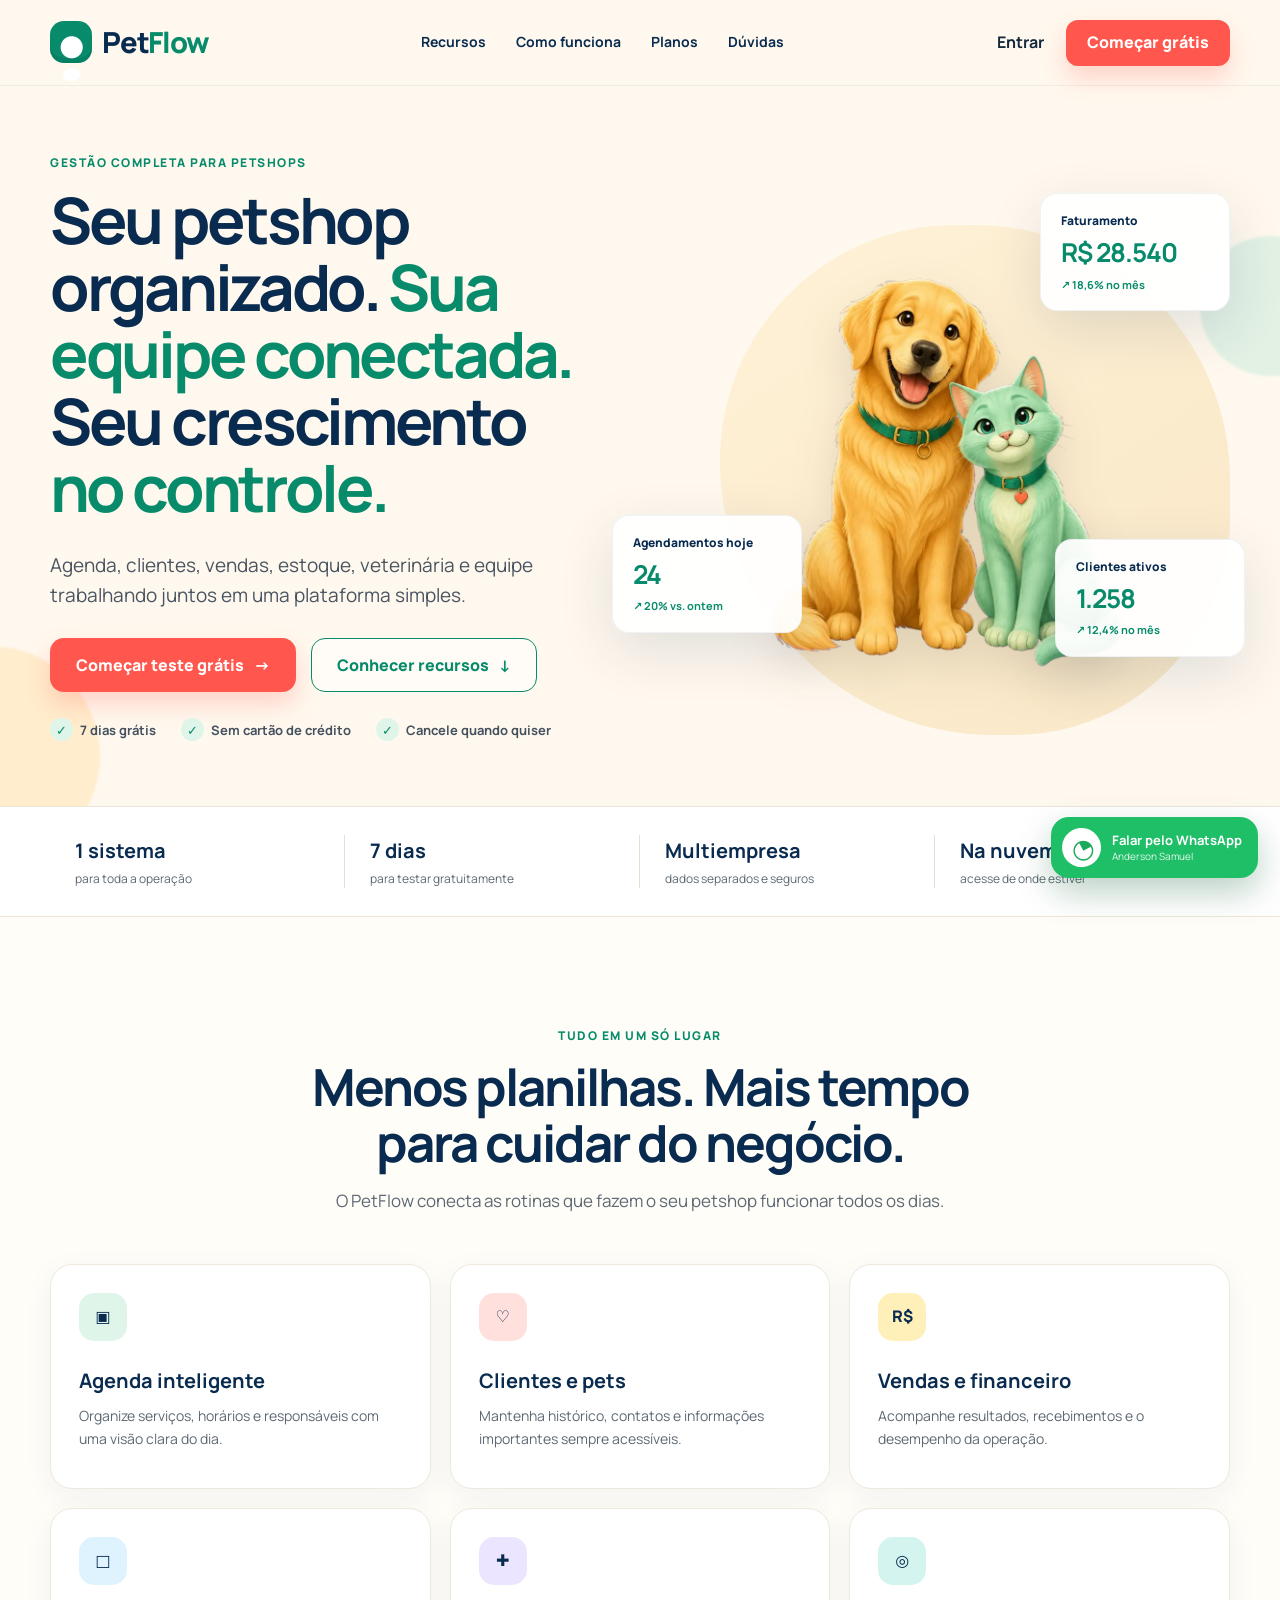
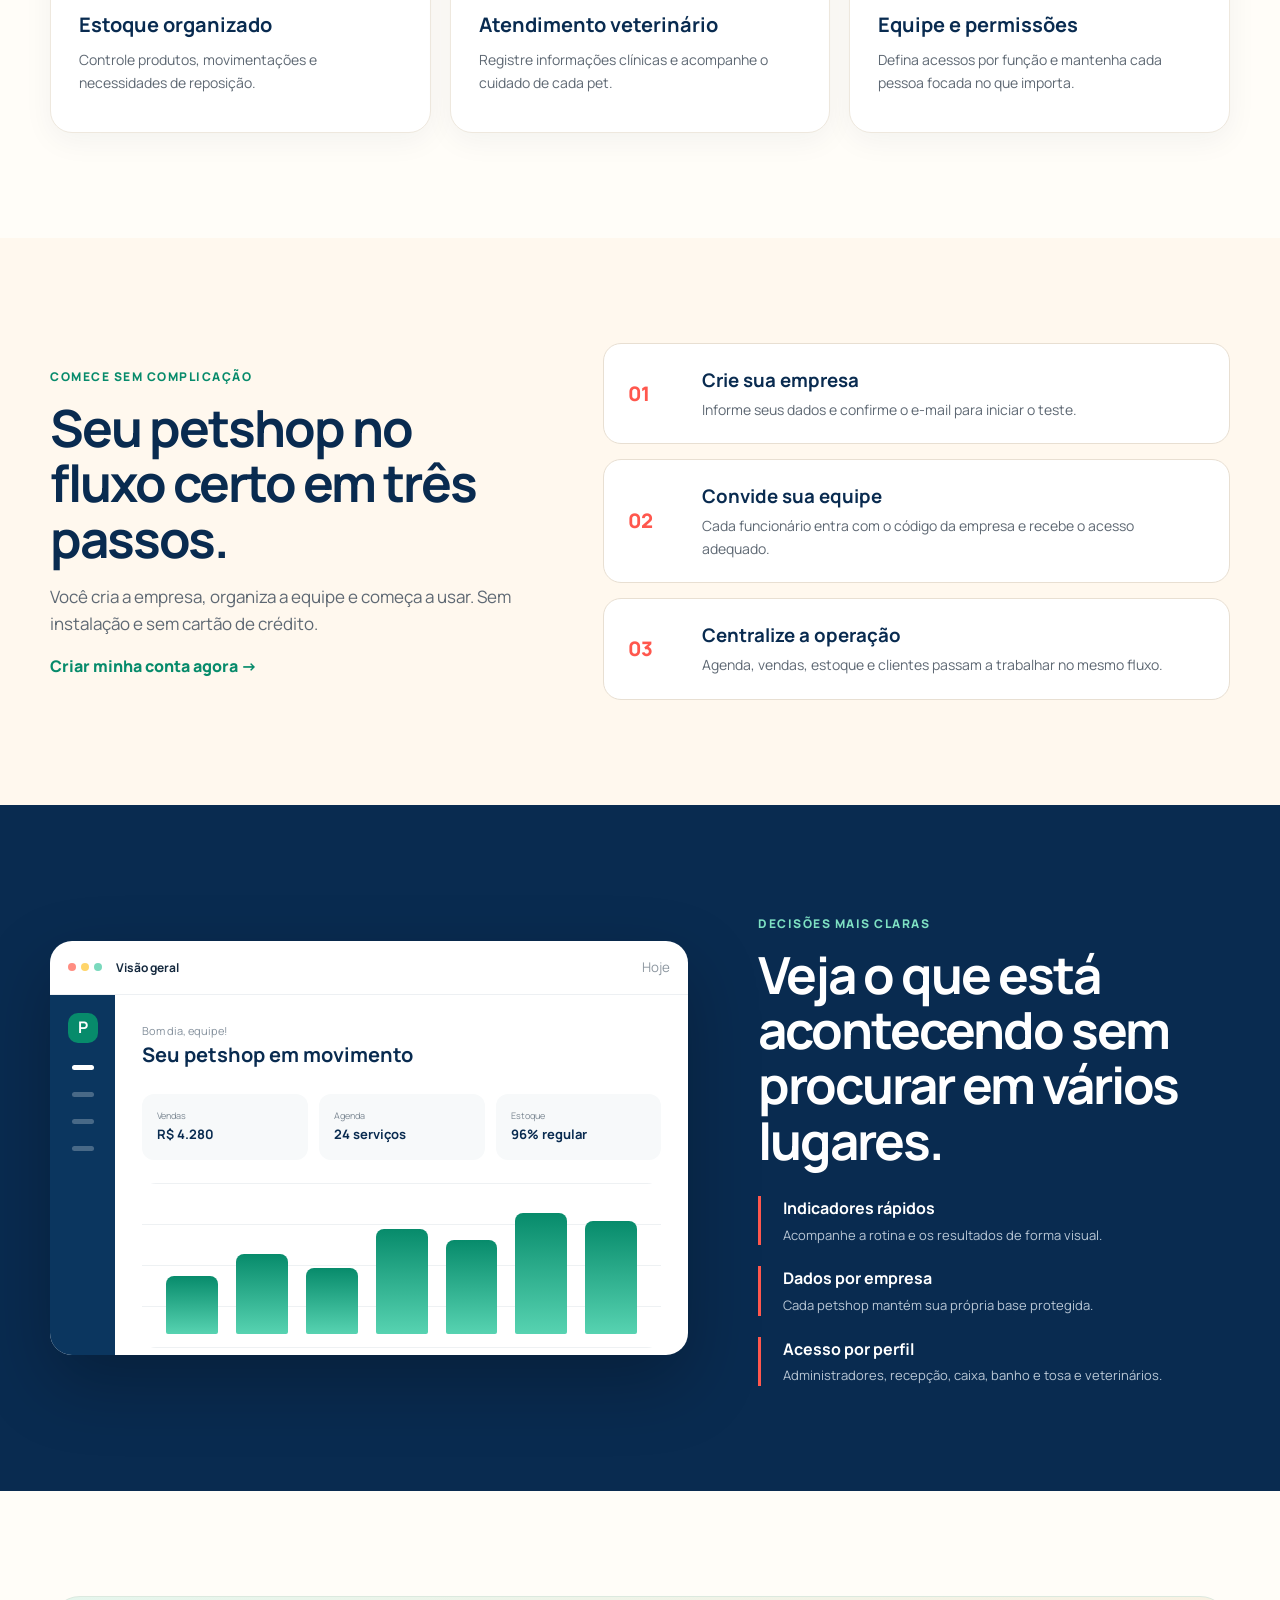
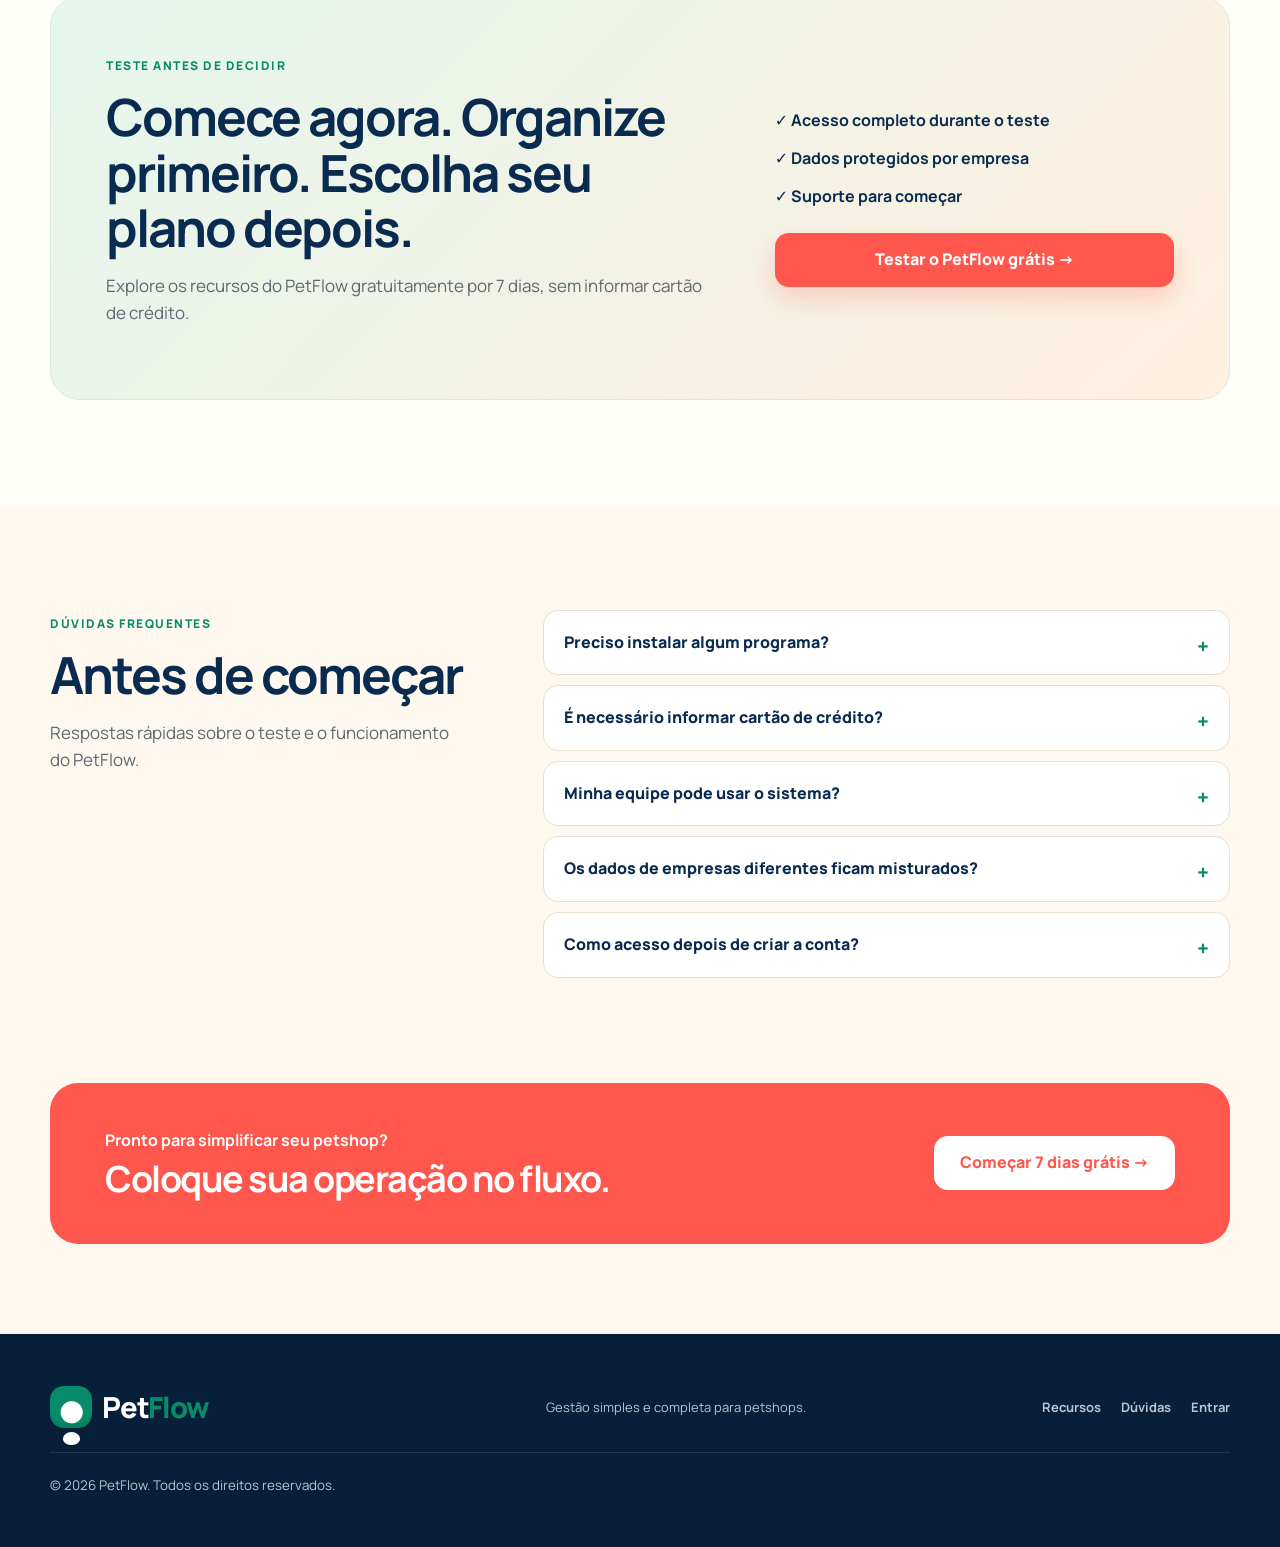
<file: index.html>
<!doctype html>
<html lang="pt-BR">
<head>
  <meta charset="UTF-8">
  <meta name="viewport" content="width=device-width, initial-scale=1.0">
  <meta name="description" content="PetFlow reúne agenda, clientes, vendas, estoque, veterinária e equipe em uma plataforma simples para petshops. Teste grátis por 7 dias.">
  <meta name="theme-color" content="#fff8ee">
  <title>PetFlow — Gestão completa para petshops</title>
  <link rel="preconnect" href="https://fonts.googleapis.com">
  <link rel="preconnect" href="https://fonts.gstatic.com" crossorigin>
  <link href="https://fonts.googleapis.com/css2?family=Manrope:wght@400;500;600;700;800&display=swap" rel="stylesheet">
  <link rel="stylesheet" href="/landing.css?v=20260721-whatsapp">
  <script defer src="/landing.js?v=20260721"></script>
</head>
<body>
  <a class="skip-link" href="#conteudo">Ir para o conteúdo</a>
  <header class="site-header">
    <div class="container nav-wrap">
      <a class="brand" href="/" aria-label="PetFlow, página inicial">
        <span class="brand-mark" aria-hidden="true">●</span>
        <span>Pet<span>Flow</span></span>
      </a>
      <button class="menu-toggle" type="button" aria-expanded="false" aria-controls="main-nav" aria-label="Abrir menu">☰</button>
      <nav id="main-nav" class="main-nav" aria-label="Navegação principal">
        <a href="#recursos">Recursos</a>
        <a href="#como-funciona">Como funciona</a>
        <a href="#planos">Planos</a>
        <a href="#duvidas">Dúvidas</a>
      </nav>
      <div class="nav-actions">
        <a class="login-link" href="/app/">Entrar</a>
        <a class="button button-coral button-small" href="/app/?cadastro=1">Começar grátis</a>
      </div>
    </div>
  </header>

  <main id="conteudo">
    <section class="hero">
      <div class="hero-blob blob-one" aria-hidden="true"></div>
      <div class="hero-blob blob-two" aria-hidden="true"></div>
      <div class="container hero-grid">
        <div class="hero-copy">
          <span class="eyebrow">GESTÃO COMPLETA PARA PETSHOPS</span>
          <h1>Seu petshop organizado. <em>Sua equipe conectada.</em> Seu crescimento <em>no controle.</em></h1>
          <p>Agenda, clientes, vendas, estoque, veterinária e equipe trabalhando juntos em uma plataforma simples.</p>
          <div class="hero-actions">
            <a class="button button-coral" href="/app/?cadastro=1">Começar teste grátis <span aria-hidden="true">→</span></a>
            <a class="button button-outline" href="#recursos">Conhecer recursos <span aria-hidden="true">↓</span></a>
          </div>
          <div class="trust-row" aria-label="Condições do teste">
            <span><b aria-hidden="true">✓</b> 7 dias grátis</span>
            <span><b aria-hidden="true">✓</b> Sem cartão de crédito</span>
            <span><b aria-hidden="true">✓</b> Cancele quando quiser</span>
          </div>
        </div>
        <div class="hero-visual" aria-label="Indicadores ilustrativos do PetFlow">
          <div class="visual-orbit" aria-hidden="true"></div>
          <img class="hero-pets" src="[data-uri]" alt="Cachorro e gato ilustrando a gestão amigável do PetFlow">
          <article class="metric metric-revenue">
            <span>Faturamento</span><strong>R$ 28.540</strong><small>↗ 18,6% no mês</small>
          </article>
          <article class="metric metric-bookings">
            <span>Agendamentos hoje</span><strong>24</strong><small>↗ 20% vs. ontem</small>
          </article>
          <article class="metric metric-clients">
            <span>Clientes ativos</span><strong>1.258</strong><small>↗ 12,4% no mês</small>
          </article>
        </div>
      </div>
    </section>

    <section class="proof-strip" aria-label="Visão geral">
      <div class="container proof-grid">
        <div><strong>1 sistema</strong><span>para toda a operação</span></div>
        <div><strong>7 dias</strong><span>para testar gratuitamente</span></div>
        <div><strong>Multiempresa</strong><span>dados separados e seguros</span></div>
        <div><strong>Na nuvem</strong><span>acesse de onde estiver</span></div>
      </div>
    </section>

    <section id="recursos" class="section features">
      <div class="container">
        <div class="section-heading">
          <span class="eyebrow">TUDO EM UM SÓ LUGAR</span>
          <h2>Menos planilhas. Mais tempo para cuidar do negócio.</h2>
          <p>O PetFlow conecta as rotinas que fazem o seu petshop funcionar todos os dias.</p>
        </div>
        <div class="feature-grid">
          <article class="feature-card accent-green"><span class="feature-icon">▣</span><h3>Agenda inteligente</h3><p>Organize serviços, horários e responsáveis com uma visão clara do dia.</p></article>
          <article class="feature-card accent-coral"><span class="feature-icon">♡</span><h3>Clientes e pets</h3><p>Mantenha histórico, contatos e informações importantes sempre acessíveis.</p></article>
          <article class="feature-card accent-yellow"><span class="feature-icon">R$</span><h3>Vendas e financeiro</h3><p>Acompanhe resultados, recebimentos e o desempenho da operação.</p></article>
          <article class="feature-card accent-blue"><span class="feature-icon">□</span><h3>Estoque organizado</h3><p>Controle produtos, movimentações e necessidades de reposição.</p></article>
          <article class="feature-card accent-purple"><span class="feature-icon">✚</span><h3>Atendimento veterinário</h3><p>Registre informações clínicas e acompanhe o cuidado de cada pet.</p></article>
          <article class="feature-card accent-mint"><span class="feature-icon">◎</span><h3>Equipe e permissões</h3><p>Defina acessos por função e mantenha cada pessoa focada no que importa.</p></article>
        </div>
      </div>
    </section>

    <section id="como-funciona" class="section how">
      <div class="container how-grid">
        <div class="how-copy">
          <span class="eyebrow">COMECE SEM COMPLICAÇÃO</span>
          <h2>Seu petshop no fluxo certo em três passos.</h2>
          <p>Você cria a empresa, organiza a equipe e começa a usar. Sem instalação e sem cartão de crédito.</p>
          <a class="text-link" href="/app/?cadastro=1">Criar minha conta agora →</a>
        </div>
        <ol class="steps">
          <li><span>01</span><div><h3>Crie sua empresa</h3><p>Informe seus dados e confirme o e-mail para iniciar o teste.</p></div></li>
          <li><span>02</span><div><h3>Convide sua equipe</h3><p>Cada funcionário entra com o código da empresa e recebe o acesso adequado.</p></div></li>
          <li><span>03</span><div><h3>Centralize a operação</h3><p>Agenda, vendas, estoque e clientes passam a trabalhar no mesmo fluxo.</p></div></li>
        </ol>
      </div>
    </section>

    <section class="section dashboard-section">
      <div class="container dashboard-grid">
        <div class="dashboard-card">
          <div class="dash-top"><span><i></i><i></i><i></i></span><b>Visão geral</b><small>Hoje</small></div>
          <div class="dash-body">
            <aside><b>P</b><span class="active"></span><span></span><span></span><span></span></aside>
            <div class="dash-content">
              <div class="dash-welcome"><span>Bom dia, equipe!</span><strong>Seu petshop em movimento</strong></div>
              <div class="dash-kpis"><div><small>Vendas</small><b>R$ 4.280</b></div><div><small>Agenda</small><b>24 serviços</b></div><div><small>Estoque</small><b>96% regular</b></div></div>
              <div class="dash-chart"><span style="height:42%"></span><span style="height:58%"></span><span style="height:48%"></span><span style="height:76%"></span><span style="height:68%"></span><span style="height:88%"></span><span style="height:82%"></span></div>
            </div>
          </div>
        </div>
        <div class="dashboard-copy">
          <span class="eyebrow">DECISÕES MAIS CLARAS</span>
          <h2>Veja o que está acontecendo sem procurar em vários lugares.</h2>
          <ul>
            <li><b>Indicadores rápidos</b><span>Acompanhe a rotina e os resultados de forma visual.</span></li>
            <li><b>Dados por empresa</b><span>Cada petshop mantém sua própria base protegida.</span></li>
            <li><b>Acesso por perfil</b><span>Administradores, recepção, caixa, banho e tosa e veterinários.</span></li>
          </ul>
        </div>
      </div>
    </section>

    <section id="planos" class="section plans">
      <div class="container plan-card">
        <div>
          <span class="eyebrow">TESTE ANTES DE DECIDIR</span>
          <h2>Comece agora. Organize primeiro. Escolha seu plano depois.</h2>
          <p>Explore os recursos do PetFlow gratuitamente por 7 dias, sem informar cartão de crédito.</p>
        </div>
        <div class="plan-benefits">
          <span>✓ Acesso completo durante o teste</span>
          <span>✓ Dados protegidos por empresa</span>
          <span>✓ Suporte para começar</span>
          <a class="button button-coral" href="/app/?cadastro=1">Testar o PetFlow grátis →</a>
        </div>
      </div>
    </section>

    <section id="duvidas" class="section faq">
      <div class="container faq-grid">
        <div><span class="eyebrow">DÚVIDAS FREQUENTES</span><h2>Antes de começar</h2><p>Respostas rápidas sobre o teste e o funcionamento do PetFlow.</p></div>
        <div class="accordion">
          <details><summary>Preciso instalar algum programa?</summary><p>Não. O PetFlow funciona na nuvem e pode ser acessado pelo navegador.</p></details>
          <details><summary>É necessário informar cartão de crédito?</summary><p>Não. Você pode testar por 7 dias sem cadastrar cartão.</p></details>
          <details><summary>Minha equipe pode usar o sistema?</summary><p>Sim. Os funcionários entram com o código da empresa e o administrador define suas permissões.</p></details>
          <details><summary>Os dados de empresas diferentes ficam misturados?</summary><p>Não. Cada empresa possui sua própria base e seus próprios acessos.</p></details>
          <details><summary>Como acesso depois de criar a conta?</summary><p>Confirme o e-mail recebido e use o botão Entrar no topo desta página.</p></details>
        </div>
      </div>
    </section>

    <section class="final-cta">
      <div class="container final-card">
        <div><span>Pronto para simplificar seu petshop?</span><h2>Coloque sua operação no fluxo.</h2></div>
        <a class="button button-light" href="/app/?cadastro=1">Começar 7 dias grátis →</a>
      </div>
    </section>
  </main>

  <a class="whatsapp-float" href="https://wa.me/5534999949099?text=Ol%C3%A1%2C%20Anderson%20Samuel%21%20Gostaria%20de%20saber%20mais%20sobre%20o%20PetFlow." target="_blank" rel="noopener noreferrer" aria-label="Falar com Anderson Samuel pelo WhatsApp">
    <span class="whatsapp-icon" aria-hidden="true">◔</span>
    <span><b>Falar pelo WhatsApp</b><small>Anderson Samuel</small></span>
  </a>

  <footer>
    <div class="container footer-grid">
      <a class="brand brand-footer" href="/"><span class="brand-mark">●</span><span>Pet<span>Flow</span></span></a>
      <p>Gestão simples e completa para petshops.</p>
      <div><a href="#recursos">Recursos</a><a href="#duvidas">Dúvidas</a><a href="/app/">Entrar</a></div>
      <small>© 2026 PetFlow. Todos os direitos reservados.</small>
    </div>
  </footer>
</body>
</html>
</file>
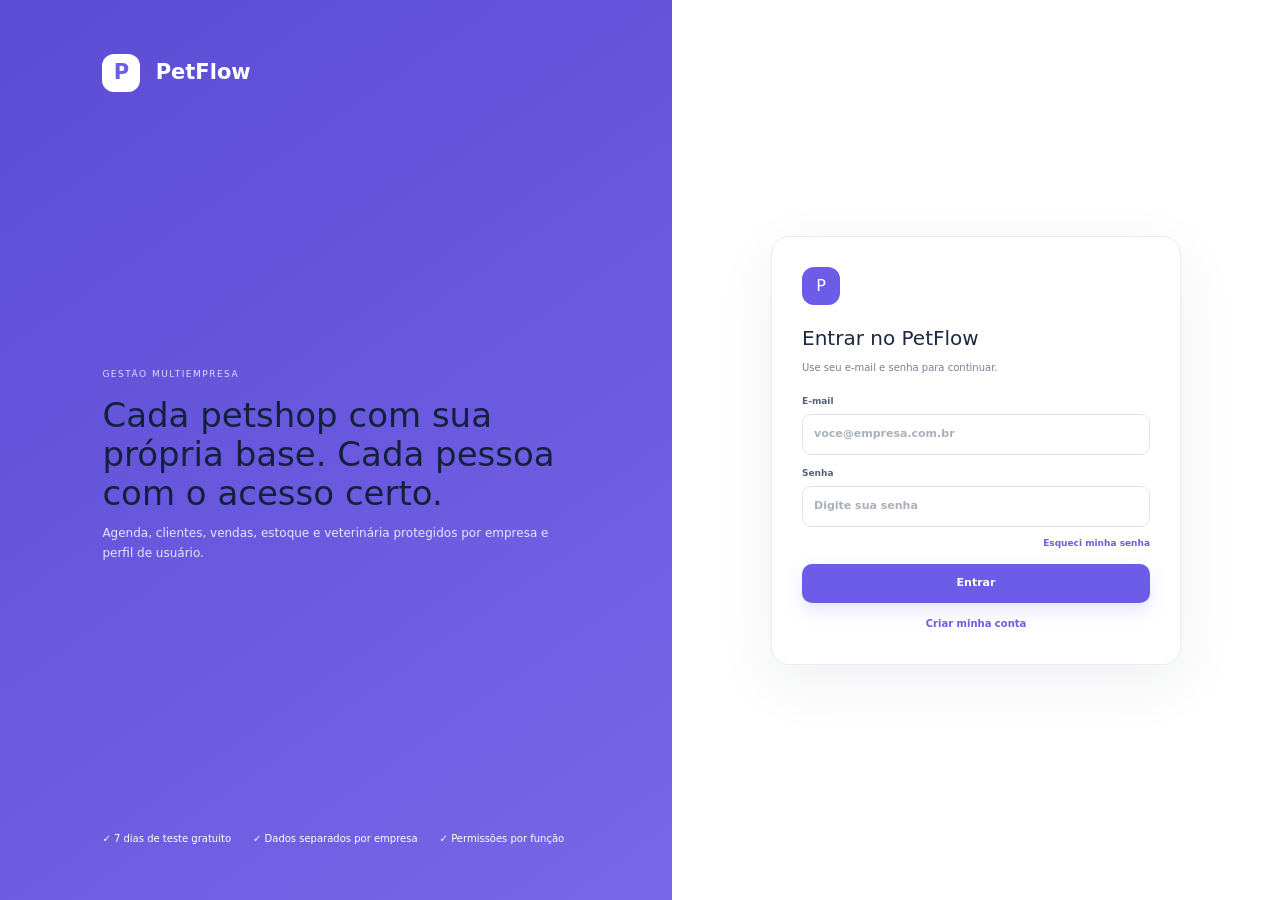
<file: app/index.html>
<!doctype html>
<html lang="pt-BR">
<head>
  <meta charset="UTF-8">
  <meta name="viewport" content="width=device-width, initial-scale=1.0">
  <meta name="description" content="Acesse o PetFlow para gerenciar agenda, clientes, vendas, estoque e equipe.">
  <meta name="robots" content="noindex">
  <title>Entrar no PetFlow</title>
  <script type="module" crossorigin src="/assets/index-B9FaHjNb.js?v=20260727-appointment-deactivate"></script>
  <link rel="stylesheet" crossorigin href="/assets/index-B8uW3b3f.css?v=20260727-appointment-deactivate">
</head>
<body><div id="root"></div></body>
</html>
</file>
<file: landing.css>
:root{--navy:#092b50;--emerald:#078b6b;--emerald-dark:#056b54;--coral:#ff574d;--cream:#fff8ee;--paper:#fffdf8;--ink:#14283d;--muted:#5e6873;--line:#e8dfd2;--mint:#dff5e9;--yellow:#ffd56a;--blue:#bfe6ff;--purple:#dbcdfb;--shadow:0 18px 55px rgba(9,43,80,.12)}*{box-sizing:border-box}html{scroll-behavior:smooth;scroll-padding-top:92px}body{margin:0;font-family:Manrope,system-ui,sans-serif;color:var(--ink);background:var(--cream);line-height:1.6}a{color:inherit;text-decoration:none}button,input{font:inherit}.container{width:min(1180px,calc(100% - 40px));margin:auto}.skip-link{position:fixed;left:12px;top:-60px;z-index:100;background:#fff;padding:10px 16px;border-radius:8px}.skip-link:focus{top:12px}.site-header{height:86px;position:sticky;top:0;z-index:50;background:rgba(255,248,238,.92);backdrop-filter:blur(16px);border-bottom:1px solid rgba(9,43,80,.06)}.nav-wrap{height:100%;display:flex;align-items:center;justify-content:space-between;gap:28px}.brand{display:flex;align-items:center;gap:10px;font-size:29px;font-weight:800;color:var(--navy);letter-spacing:-1.2px}.brand>span:last-child>span{color:var(--emerald)}.brand-mark{width:42px;height:42px;border-radius:14px;background:var(--emerald);color:white;display:grid;place-items:center;position:relative;box-shadow:inset 0 -5px 0 rgba(0,0,0,.08)}.brand-mark:after{content:"";width:17px;height:13px;border-radius:50% 50% 45% 45%;background:white}.main-nav{display:flex;gap:30px;font-size:14px;font-weight:700;color:var(--navy)}.main-nav a,.login-link{transition:.2s}.main-nav a:hover,.login-link:hover{color:var(--emerald)}.nav-actions{display:flex;align-items:center;gap:22px;font-weight:700}.menu-toggle{display:none;border:0;background:transparent;font-size:26px;color:var(--navy)}.button{min-height:54px;padding:0 25px;display:inline-flex;align-items:center;justify-content:center;gap:10px;border-radius:14px;font-weight:800;transition:transform .2s,box-shadow .2s,background .2s;border:1px solid transparent}.button:hover{transform:translateY(-2px)}.button-coral{background:var(--coral);color:white;box-shadow:0 12px 24px rgba(255,87,77,.23)}.button-coral:hover{background:#ed493f;box-shadow:0 16px 32px rgba(255,87,77,.3)}.button-small{min-height:46px;padding:0 20px;border-radius:12px}.button-outline{border-color:var(--emerald);color:var(--emerald);background:rgba(255,255,255,.42)}.button-outline:hover{background:white}.hero{min-height:720px;position:relative;overflow:hidden;padding:54px 0 32px}.hero-grid{display:grid;grid-template-columns:.92fr 1.08fr;align-items:center;gap:36px;min-height:610px}.hero-copy{position:relative;z-index:3}.eyebrow{display:inline-block;color:var(--emerald);font-weight:800;font-size:12px;letter-spacing:1.5px;margin-bottom:14px}.hero h1{font-size:clamp(44px,5vw,68px);line-height:1.05;letter-spacing:-3.3px;color:var(--navy);margin:0;max-width:680px}.hero h1 em{font-style:normal;color:var(--emerald)}.hero-copy>p{font-size:19px;max-width:590px;color:#485460;margin:28px 0}.hero-actions{display:flex;gap:15px;flex-wrap:wrap}.trust-row{display:flex;gap:25px;margin-top:26px;flex-wrap:wrap;font-size:13px;font-weight:700;color:#44515e}.trust-row span{display:flex;align-items:center;gap:7px}.trust-row b{width:23px;height:23px;border-radius:50%;background:var(--mint);color:var(--emerald);display:grid;place-items:center}.hero-visual{height:600px;position:relative}.visual-orbit{position:absolute;width:510px;height:510px;border-radius:48% 52% 44% 56%;background:linear-gradient(145deg,#fff2d7,#f9e7c7);right:0;bottom:10px}.hero-pets{position:absolute;z-index:2;right:42px;bottom:0;width:min(480px,85%);height:550px;object-fit:contain;object-position:center bottom;filter:drop-shadow(0 20px 22px rgba(49,42,25,.13))}.metric{position:absolute;z-index:4;background:rgba(255,255,255,.94);padding:17px 20px;border-radius:17px;box-shadow:var(--shadow);min-width:190px;border:1px solid rgba(9,43,80,.06);display:grid;gap:2px}.metric span{font-size:12px;font-weight:800;color:var(--navy)}.metric strong{font-size:26px;color:var(--emerald);letter-spacing:-1px}.metric small{font-size:11px;color:var(--emerald);font-weight:700}.metric-revenue{right:0;top:48px}.metric-bookings{left:0;bottom:112px}.metric-clients{right:-15px;bottom:88px}.hero-blob{position:absolute;border-radius:50%;filter:blur(1px);opacity:.6}.blob-one{width:220px;height:220px;background:#ffe6b8;left:-120px;bottom:-60px}.blob-two{width:140px;height:140px;background:#cfeede;right:-60px;top:150px}.proof-strip{background:white;border-block:1px solid #eee5d8}.proof-grid{display:grid;grid-template-columns:repeat(4,1fr);padding:28px 0}.proof-grid div{display:grid;gap:2px;padding:0 25px;border-right:1px solid var(--line)}.proof-grid div:last-child{border:0}.proof-grid strong{color:var(--navy);font-size:20px}.proof-grid span{font-size:12px;color:var(--muted)}.section{padding:105px 0}.section-heading{max-width:700px;margin:0 auto 50px;text-align:center}.section h2{font-size:clamp(34px,4vw,52px);line-height:1.08;letter-spacing:-2px;color:var(--navy);margin:0 0 17px}.section-heading p,.how-copy>p,.faq-grid>div>p,.plan-card p,.dashboard-copy>p{color:var(--muted);font-size:17px}.features{background:var(--paper)}.feature-grid{display:grid;grid-template-columns:repeat(3,1fr);gap:19px}.feature-card{background:white;border:1px solid #eee8de;border-radius:22px;padding:28px;min-height:225px;box-shadow:0 8px 30px rgba(9,43,80,.05);transition:.25s}.feature-card:hover{transform:translateY(-6px);box-shadow:var(--shadow)}.feature-icon{width:48px;height:48px;border-radius:15px;display:grid;place-items:center;font-weight:900;color:var(--navy);margin-bottom:24px}.accent-green .feature-icon{background:#dff5e9}.accent-coral .feature-icon{background:#ffe0dc}.accent-yellow .feature-icon{background:#fff0b9}.accent-blue .feature-icon{background:#dff3ff}.accent-purple .feature-icon{background:#ece5ff}.accent-mint .feature-icon{background:#d4f4ef}.feature-card h3{font-size:20px;color:var(--navy);margin:0 0 8px}.feature-card p{font-size:14px;color:var(--muted);margin:0}.how{background:var(--cream)}.how-grid{display:grid;grid-template-columns:.85fr 1.15fr;gap:90px;align-items:center}.text-link{color:var(--emerald);font-weight:800}.steps{list-style:none;margin:0;padding:0;display:grid;gap:15px}.steps li{background:white;border:1px solid var(--line);border-radius:18px;padding:22px 24px;display:grid;grid-template-columns:58px 1fr;gap:16px;align-items:center}.steps li>span{font-weight:800;color:var(--coral);font-size:20px}.steps h3{margin:0;color:var(--navy)}.steps p{margin:3px 0 0;color:var(--muted);font-size:14px}.dashboard-section{background:var(--navy);color:white}.dashboard-grid{display:grid;grid-template-columns:1.15fr .85fr;gap:70px;align-items:center}.dashboard-card{background:white;border-radius:22px;overflow:hidden;box-shadow:0 28px 70px rgba(0,0,0,.25);color:var(--ink)}.dash-top{height:54px;border-bottom:1px solid #edf0f3;display:flex;align-items:center;padding:0 18px;gap:14px}.dash-top>span{display:flex;gap:5px}.dash-top i{width:8px;height:8px;border-radius:50%;background:#ff8d82}.dash-top i:nth-child(2){background:#ffd56a}.dash-top i:nth-child(3){background:#7ad9bd}.dash-top b{font-size:12px}.dash-top small{margin-left:auto;color:#8d97a0}.dash-body{height:360px;display:grid;grid-template-columns:65px 1fr}.dash-body aside{background:#0b365f;padding:18px;display:flex;align-items:center;flex-direction:column;gap:22px}.dash-body aside b{width:30px;height:30px;border-radius:10px;background:var(--emerald);color:white;display:grid;place-items:center}.dash-body aside span{width:22px;height:5px;background:rgba(255,255,255,.25);border-radius:4px}.dash-body aside .active{background:white}.dash-content{padding:27px}.dash-welcome{display:grid}.dash-welcome span{font-size:11px;color:#84909c}.dash-welcome strong{color:var(--navy);font-size:20px}.dash-kpis{display:grid;grid-template-columns:repeat(3,1fr);gap:11px;margin:23px 0}.dash-kpis div{background:#f7f9fa;padding:15px;border-radius:12px;display:grid}.dash-kpis small{color:#7b8792;font-size:9px}.dash-kpis b{font-size:13px;color:var(--navy)}.dash-chart{height:165px;border-radius:14px;background:repeating-linear-gradient(to top,#eef1f3 0,#eef1f3 1px,transparent 1px,transparent 41px);display:flex;align-items:flex-end;gap:18px;padding:14px 24px}.dash-chart span{flex:1;background:linear-gradient(var(--emerald),#57d3b1);border-radius:8px 8px 2px 2px}.dashboard-copy .eyebrow{color:#7ee1c3}.dashboard-copy h2{color:white}.dashboard-copy ul{list-style:none;padding:0;margin:28px 0 0;display:grid;gap:21px}.dashboard-copy li{display:grid;gap:3px;padding-left:22px;border-left:3px solid var(--coral)}.dashboard-copy li b{font-size:16px}.dashboard-copy li span{color:#b9c7d5;font-size:13px}.plans{background:var(--paper)}.plan-card{background:linear-gradient(135deg,#e5f6ed,#fff0df);border:1px solid #dce9df;border-radius:30px;padding:55px;display:grid;grid-template-columns:1.2fr .8fr;gap:70px;align-items:center}.plan-benefits{display:grid;gap:12px;font-weight:700;color:var(--navy)}.plan-benefits .button{margin-top:12px}.faq{background:var(--cream)}.faq-grid{display:grid;grid-template-columns:.75fr 1.25fr;gap:80px}.accordion{display:grid;gap:10px}details{background:white;border:1px solid var(--line);border-radius:15px;padding:0 20px}summary{cursor:pointer;list-style:none;font-weight:800;color:var(--navy);padding:19px 30px 19px 0;position:relative}summary:after{content:"+";position:absolute;right:0;font-size:21px;color:var(--emerald)}details[open] summary:after{content:"−"}details p{margin:0 0 18px;color:var(--muted);font-size:14px}.final-cta{padding:0 0 90px}.final-card{background:var(--coral);color:white;border-radius:28px;padding:45px 55px;display:flex;align-items:center;justify-content:space-between;gap:30px}.final-card span{font-weight:700}.final-card h2{font-size:36px;line-height:1.1;margin:6px 0 0;letter-spacing:-1.5px}.button-light{background:white;color:var(--coral);white-space:nowrap}footer{background:#071f38;color:#b8c5d2;padding:50px 0}.footer-grid{display:grid;grid-template-columns:1fr 1fr auto;align-items:center;gap:22px}.brand-footer{color:white}.footer-grid p{font-size:13px}.footer-grid>div{display:flex;gap:20px;font-size:13px;font-weight:700}.footer-grid small{grid-column:1/-1;border-top:1px solid rgba(255,255,255,.1);padding-top:22px}.reveal{opacity:0;transform:translateY(18px);transition:.6s}.reveal.visible{opacity:1;transform:none}@media(max-width:980px){.main-nav{display:none}.hero-grid,.dashboard-grid,.how-grid,.faq-grid,.plan-card{grid-template-columns:1fr}.hero{padding-top:40px}.hero-visual{height:530px}.hero-pets{right:50%;transform:translateX(50%)}.metric-clients{right:0}.feature-grid{grid-template-columns:repeat(2,1fr)}.proof-grid{grid-template-columns:repeat(2,1fr);row-gap:20px}.proof-grid div:nth-child(2){border:0}.dashboard-copy{order:-1}.plan-card,.faq-grid{gap:35px}.footer-grid{grid-template-columns:1fr auto}.footer-grid p{grid-column:1/-1;order:3}}@media(max-width:700px){.container{width:min(100% - 28px,1180px)}.site-header{height:72px}.nav-wrap{gap:9px}.brand{font-size:20px;gap:6px}.brand-mark{width:32px;height:32px;border-radius:10px}.brand-mark:after{width:13px;height:10px}.menu-toggle{display:block;margin-left:auto;font-size:22px;padding:3px}.nav-actions{gap:8px}.nav-actions .login-link{display:inline-flex;font-size:12px}.button-small{min-height:40px;padding:0 10px;font-size:11px;white-space:nowrap}.main-nav.open{display:flex;position:absolute;left:14px;right:14px;top:72px;background:white;border-radius:16px;box-shadow:var(--shadow);padding:18px;flex-direction:column;gap:14px}.hero{padding-top:34px}.hero-grid{display:block}.hero h1{font-size:43px;letter-spacing:-2.3px}.hero-copy>p{font-size:16px}.hero-actions{display:grid}.hero-actions .button{width:100%}.trust-row{gap:12px}.hero-visual{height:430px;margin-top:24px}.visual-orbit{width:370px;height:370px;right:50%;transform:translateX(50%)}.hero-pets{height:385px;width:90%}.metric{padding:11px 13px;min-width:145px}.metric strong{font-size:20px}.metric-revenue{top:15px;right:0}.metric-bookings{bottom:30px;left:0}.metric-clients{display:none}.proof-grid{grid-template-columns:1fr 1fr}.proof-grid div{padding:8px 13px}.proof-grid strong{font-size:17px}.section{padding:72px 0}.section h2{font-size:36px}.section-heading{text-align:left}.feature-grid{grid-template-columns:1fr}.how-grid,.dashboard-grid,.faq-grid{gap:42px}.dash-body{height:300px;grid-template-columns:48px 1fr}.dash-content{padding:17px}.dash-kpis{grid-template-columns:1fr 1fr}.dash-kpis div:last-child{display:none}.dash-chart{padding:10px;gap:8px;height:120px}.plan-card{padding:30px 22px}.final-card{padding:34px 24px;display:grid}.final-card h2{font-size:30px}.footer-grid{display:grid;grid-template-columns:1fr}.footer-grid>div{flex-wrap:wrap}}@media(prefers-reduced-motion:reduce){*{scroll-behavior:auto!important;transition:none!important}.reveal{opacity:1;transform:none}}@media(max-width:380px){.brand-mark{display:none}.brand{font-size:19px}.nav-actions{gap:6px}.button-small{padding:0 8px;font-size:10px}.nav-actions .login-link{font-size:11px}}.whatsapp-float{position:fixed;right:22px;bottom:22px;z-index:60;display:flex;align-items:center;gap:11px;background:#1fbf67;color:white;padding:11px 16px 11px 11px;border-radius:18px;box-shadow:0 14px 34px rgba(11,91,48,.28);transition:transform .2s,box-shadow .2s}.whatsapp-float:hover{transform:translateY(-3px);box-shadow:0 18px 40px rgba(11,91,48,.36)}.whatsapp-icon{width:39px;height:39px;border-radius:50%;display:grid;place-items:center;background:white;color:#1aa85a;font-size:26px;font-weight:800;transform:rotate(-28deg)}.whatsapp-float>span:last-child{display:grid;line-height:1.15}.whatsapp-float b{font-size:13px}.whatsapp-float small{font-size:10px;opacity:.88;margin-top:3px}@media(max-width:700px){.whatsapp-float{right:14px;bottom:14px;padding:9px;border-radius:50%}.whatsapp-float>span:last-child{display:none}.whatsapp-icon{width:42px;height:42px}}
</file>
<file: assets/index-B8uW3b3f.css>
/*! tailwindcss v4.2.1 | MIT License | https://tailwindcss.com */
@layer theme{:root,:host{--font-sans:ui-sans-serif, system-ui, sans-serif, "Apple Color Emoji", "Segoe UI Emoji", "Segoe UI Symbol", "Noto Color Emoji";--font-mono:ui-monospace, SFMono-Regular, Menlo, Monaco, Consolas, "Liberation Mono", "Courier New", monospace;--spacing:.25rem;--default-font-family:var(--font-sans);--default-mono-font-family:var(--font-mono)}}@layer base{*,:after,:before,::backdrop{box-sizing:border-box;border:0 solid;margin:0;padding:0}::file-selector-button{box-sizing:border-box;border:0 solid;margin:0;padding:0}html,:host{-webkit-text-size-adjust:100%;tab-size:4;line-height:1.5;font-family:var(--default-font-family,ui-sans-serif, system-ui, sans-serif, "Apple Color Emoji", "Segoe UI Emoji", "Segoe UI Symbol", "Noto Color Emoji");font-feature-settings:var(--default-font-feature-settings,normal);font-variation-settings:var(--default-font-variation-settings,normal);-webkit-tap-highlight-color:transparent}hr{height:0;color:inherit;border-top-width:1px}abbr:where([title]){-webkit-text-decoration:underline dotted;text-decoration:underline dotted}h1,h2,h3,h4,h5,h6{font-size:inherit;font-weight:inherit}a{color:inherit;-webkit-text-decoration:inherit;-webkit-text-decoration:inherit;-webkit-text-decoration:inherit;-webkit-text-decoration:inherit;text-decoration:inherit}b,strong{font-weight:bolder}code,kbd,samp,pre{font-family:var(--default-mono-font-family,ui-monospace, SFMono-Regular, Menlo, Monaco, Consolas, "Liberation Mono", "Courier New", monospace);font-feature-settings:var(--default-mono-font-feature-settings,normal);font-variation-settings:var(--default-mono-font-variation-settings,normal);font-size:1em}small{font-size:80%}sub,sup{vertical-align:baseline;font-size:75%;line-height:0;position:relative}sub{bottom:-.25em}sup{top:-.5em}table{text-indent:0;border-color:inherit;border-collapse:collapse}:-moz-focusring{outline:auto}progress{vertical-align:baseline}summary{display:list-item}ol,ul,menu{list-style:none}img,svg,video,canvas,audio,iframe,embed,object{vertical-align:middle;display:block}img,video{max-width:100%;height:auto}button,input,select,optgroup,textarea{font:inherit;font-feature-settings:inherit;font-variation-settings:inherit;letter-spacing:inherit;color:inherit;opacity:1;background-color:#0000;border-radius:0}::file-selector-button{font:inherit;font-feature-settings:inherit;font-variation-settings:inherit;letter-spacing:inherit;color:inherit;opacity:1;background-color:#0000;border-radius:0}:where(select:is([multiple],[size])) optgroup{font-weight:bolder}:where(select:is([multiple],[size])) optgroup option{padding-inline-start:20px}::file-selector-button{margin-inline-end:4px}::placeholder{opacity:1}@supports (not ((-webkit-appearance:-apple-pay-button))) or (contain-intrinsic-size:1px){::placeholder{color:currentColor}@supports (color:color-mix(in lab, red, red)){::placeholder{color:color-mix(in oklab, currentcolor 50%, transparent)}}}textarea{resize:vertical}::-webkit-search-decoration{-webkit-appearance:none}::-webkit-date-and-time-value{min-height:1lh;text-align:inherit}::-webkit-datetime-edit{display:inline-flex}::-webkit-datetime-edit-fields-wrapper{padding:0}::-webkit-datetime-edit{padding-block:0}::-webkit-datetime-edit-year-field{padding-block:0}::-webkit-datetime-edit-month-field{padding-block:0}::-webkit-datetime-edit-day-field{padding-block:0}::-webkit-datetime-edit-hour-field{padding-block:0}::-webkit-datetime-edit-minute-field{padding-block:0}::-webkit-datetime-edit-second-field{padding-block:0}::-webkit-datetime-edit-millisecond-field{padding-block:0}::-webkit-datetime-edit-meridiem-field{padding-block:0}::-webkit-calendar-picker-indicator{line-height:1}:-moz-ui-invalid{box-shadow:none}button,input:where([type=button],[type=reset],[type=submit]){appearance:button}::file-selector-button{appearance:button}::-webkit-inner-spin-button{height:auto}::-webkit-outer-spin-button{height:auto}[hidden]:where(:not([hidden=until-found])){display:none!important}}@layer components;@layer utilities{.relative{position:relative}.start{inset-inline-start:var(--spacing)}.end{inset-inline-end:var(--spacing)}.grid{display:grid}.table{display:table}}:root{--navy:#14213d;--ink:#1d2942;--muted:#748096;--purple:#6d5ce7;--line:#e8ebf1;--bg:#f6f7fb}*{box-sizing:border-box}body{background:var(--bg);color:var(--ink);margin:0;font-family:Inter,ui-sans-serif,system-ui,-apple-system,BlinkMacSystemFont,Segoe UI,sans-serif}button{font:inherit}.shell{min-height:100vh;display:flex}.sidebar{border-right:1px solid var(--line);z-index:5;background:#fff;flex-direction:column;width:254px;padding:24px 16px 18px;display:flex;position:fixed;inset:0 auto 0 0}.brand{color:var(--navy);align-items:center;gap:11px;padding:0 10px 22px;font-size:21px;font-weight:800;display:flex}.brandmark{background:var(--purple);color:#fff;border-radius:11px;place-items:center;width:34px;height:34px;display:grid;transform:rotate(-5deg)}.company{background:#f6f5ff;border:1px solid #ebe8ff;border-radius:13px;align-items:center;gap:10px;margin-bottom:22px;padding:10px;display:flex}.company-logo{color:#8e5216;background:#ffd9a8;border-radius:10px;place-items:center;width:36px;height:36px;font-size:12px;font-weight:800;display:grid}.company strong,.sidebar-foot strong{font-size:12px;display:block}.company small,.sidebar-foot small{color:var(--muted);margin-top:2px;font-size:10px;display:block}.company button{color:var(--muted);cursor:pointer;background:0 0;border:0;margin-left:auto}nav p{color:#a0a8b8;letter-spacing:1.5px;margin:8px 0;padding:0 10px;font-size:9px;font-weight:800}nav button{color:#647088;cursor:pointer;text-align:left;background:0 0;border:0;border-radius:10px;align-items:center;gap:12px;width:100%;margin:2px 0;padding:10px 12px;font-size:12px;font-weight:600;display:flex;position:relative}nav button span{text-align:center;width:18px;font-size:15px}nav button:hover{color:var(--purple);background:#f7f6ff}nav button.active{color:var(--purple);background:#eeeafe;font-weight:750}nav button i{color:#41a884;background:#e5f7f0;border-radius:5px;margin-left:auto;padding:3px 5px;font-size:8px;font-style:normal}.sidebar-foot{border-top:1px solid var(--line);align-items:center;gap:9px;margin-top:auto;padding:16px 7px 0;display:flex}.avatar{color:#5141bc;background:#d9d4ff;border-radius:50%;place-items:center;width:34px;height:34px;font-size:10px;font-weight:800;display:grid}.logout-btn{color:#5f50ca;cursor:pointer;background:#f8f7ff;border:1px solid #e3e0f4;border-radius:9px;align-items:center;gap:5px;margin-left:auto;padding:8px 10px;font-size:10px;font-weight:750;display:flex}.logout-btn:hover{background:#eeeafe;border-color:#d4cff5}.logout-btn b{font:inherit}.content{width:calc(100% - 254px);max-width:1500px;margin-left:254px;padding:27px 34px 42px}header{justify-content:space-between;align-items:center;margin-bottom:21px;display:flex}header p{color:#8a94a7;letter-spacing:1.2px;margin:0 0 5px;font-size:9px;font-weight:800}h1{color:var(--navy);margin:0;font-size:23px}.header-actions{gap:10px;display:flex}.header-logout{color:#5f50ca;cursor:pointer;background:#fff;border:1px solid #ddd9f2;border-radius:10px;padding:10px 13px;font-size:10px;font-weight:750}.header-logout:hover{background:#eeeafe}.icon-btn{border:1px solid var(--line);cursor:pointer;background:#fff;border-radius:10px;width:39px;position:relative}.icon-btn b{color:#fff;background:#ef6262;border-radius:9px;padding:2px 5px;font-size:8px;position:absolute;top:-5px;right:-3px}.primary{background:var(--purple);color:#fff;cursor:pointer;border:0;border-radius:10px;padding:11px 16px;font-size:11px;font-weight:750;box-shadow:0 7px 18px #6d5ce72b}.primary:hover{background:#5d4bd5}.welcome{color:#fff;background:linear-gradient(112deg,#6657dc,#806cef);border-radius:17px;justify-content:space-between;align-items:center;min-height:123px;padding:25px 29px;display:flex;position:relative;overflow:hidden}.welcome:after{content:"";border:50px solid #ffffff0c;border-radius:50%;width:260px;height:260px;position:absolute;top:-105px;right:-65px}.welcome span{opacity:.8;font-size:11px}.welcome h2{margin:6px 0;font-size:21px}.welcome h2 em{color:#ffdda9;font-style:normal}.welcome p{opacity:.75;margin:0;font-size:11px}.day-progress{z-index:1;text-align:right;width:130px;position:relative}.day-progress strong{font-size:25px;display:block}.day-progress span{font-size:9px}.day-progress div{background:#ffffff32;border-radius:9px;height:5px;margin-top:9px;overflow:hidden}.day-progress i{background:#fff;border-radius:9px;width:78%;height:100%;display:block}.stats{grid-template-columns:repeat(4,1fr);gap:14px;margin:17px 0;display:grid}.stats article{border:1px solid var(--line);background:#fff;border-radius:14px;align-items:center;gap:13px;padding:17px;display:flex}.stat-icon{border-radius:11px;flex:0 0 40px;place-items:center;height:40px;font-weight:800;display:grid}.lilac{color:#6d5ce7;background:#eeeafe}.mint{color:#3eaa82;background:#e7f8f1}.peach{color:#e28a46;background:#fff0e4}.sky{color:#448ec9;background:#e8f4ff}.stats small{color:#9099a9;letter-spacing:.6px;font-size:8px;font-weight:800;display:block}.stats strong{color:var(--navy);margin:3px 0;font-size:18px;display:block}.stats p{color:#8d96a7;margin:0;font-size:8px}.stats p b{color:#3ba67d}.stats p b.danger{color:#e86868}.grid{grid-template-columns:minmax(0,1.8fr) minmax(280px,.75fr);gap:17px;display:grid}.panel{border:1px solid var(--line);background:#fff;border-radius:15px;overflow:hidden}.panel-title{justify-content:space-between;align-items:center;padding:18px 20px 14px;display:flex}.panel-title h3,.vet-card h3{color:var(--navy);margin:0 0 4px;font-size:13px}.panel-title p,.vet-card p{color:#939cac;margin:0;font-size:9px}.panel-title button{color:var(--purple);cursor:pointer;background:0 0;border:0;font-size:9px;font-weight:750}.table-head,.appointment{grid-template-columns:60px 2.2fr 1fr 1fr 28px;align-items:center;gap:10px;padding:10px 20px;display:grid}.table-head{color:#9ba3b2;background:#fafbfc;font-size:8px;font-weight:800}.appointment{border-top:1px solid #f0f1f5;min-height:61px;font-size:10px}.appointment>strong{font-size:11px}.pet{align-items:center;gap:9px;min-width:0;display:flex}.pet>div{color:#6555d7;background:#f2efff;border-radius:10px;place-items:center;width:31px;height:31px;font-weight:800;display:grid}.pet b,.pet small{white-space:nowrap;text-overflow:ellipsis;display:block;overflow:hidden}.pet small{color:#8d96a6;margin-top:2px;font-size:8px}.person{color:#647087}.status{border-radius:20px;justify-self:start;padding:5px 8px;font-size:8px;font-weight:700}.status.blue{color:#4b83c6;background:#e9f2ff}.status.green{color:#32916f;background:#e7f8f0}.status.amber{color:#bc8034;background:#fff4df}.appointment>button{color:#a2a9b5;cursor:pointer;background:0 0;border:0}.right-column{gap:17px;display:grid}.quick>div:last-child{border-top:1px solid var(--line);grid-template-columns:1fr 1fr;display:grid}.quick button{text-align:left;cursor:pointer;border:0;border-right:1px solid var(--line);border-bottom:1px solid var(--line);background:#fff;min-height:91px;padding:14px}.quick button:nth-child(2n){border-right:0}.quick button:nth-child(n+3){border-bottom:0}.quick button:hover{background:#faf9ff}.quick button span{color:var(--purple);margin-bottom:6px;display:block}.quick button b,.quick button small{display:block}.quick button b{color:var(--navy);font-size:10px}.quick button small{color:#939cac;margin-top:3px;font-size:8px;line-height:1.4}.vet-card{padding:17px 18px}.vet-top{align-items:center;gap:10px;display:flex}.vet-top>span{color:#4c96c5;background:#eaf7ff;border-radius:10px;place-items:center;width:35px;height:35px;display:grid}.switch{margin-left:auto}.switch input{display:none}.switch i{cursor:pointer;background:#d9dce3;border-radius:20px;width:33px;height:19px;transition:all .2s;display:block;position:relative}.switch i:after{content:"";background:#fff;border-radius:50%;width:15px;height:15px;transition:all .2s;position:absolute;top:2px;left:2px;box-shadow:0 1px 3px #0002}.switch input:checked+i{background:#6d5ce7}.switch input:checked+i:after{left:16px}.vet-numbers{border-top:1px solid var(--line);grid-template-columns:1fr 1fr;margin-top:16px;padding-top:14px;display:grid}.vet-numbers div+div{border-left:1px solid var(--line);padding-left:18px}.vet-numbers strong,.vet-numbers small{display:block}.vet-numbers strong{font-size:16px}.vet-numbers small{color:#939cac;margin-top:2px;font-size:8px}.toast{z-index:20;color:#fff;background:#19243b;border-radius:11px;padding:12px 16px;font-size:11px;animation:.2s ease-out slide;position:fixed;bottom:28px;right:28px;box-shadow:0 12px 30px #17223b33}@keyframes slide{0%{opacity:0;transform:translateY(10px)}}@media (width<=1050px){.stats{grid-template-columns:1fr 1fr}.grid{grid-template-columns:1fr}.right-column{grid-template-columns:1fr 1fr}}@media (width<=720px){.sidebar{width:72px;padding:20px 10px}.brand span:last-child,.company>div:not(.company-logo),.company button,nav p,nav button:not(.active){display:none}.brand{padding:0 8px 20px}.company{padding:7px}.company-logo{width:34px}.sidebar nav button.active{justify-content:center;font-size:0}.sidebar nav button.active span{font-size:16px}.sidebar-foot{flex-direction:column;padding:13px 0 0}.sidebar-foot>div:not(.avatar){display:none}.logout-btn{flex-direction:column;justify-content:center;gap:3px;width:52px;margin:0;padding:7px 3px}.logout-btn b{font-size:8px}.content{width:calc(100% - 72px);margin-left:72px;padding:20px 15px}.header-actions .icon-btn{display:none}.welcome{padding:22px}.day-progress{display:none}.stats{grid-template-columns:1fr 1fr}.grid{display:block}.right-column{grid-template-columns:1fr;margin-top:14px}.table-head{display:none}.appointment{grid-template-columns:46px 1fr auto}.appointment .person,.appointment>button{display:none}.status{font-size:0}.status:first-letter{font-size:8px}}@media (width<=480px){header{align-items:flex-end;gap:10px}.header-actions{flex-wrap:wrap;justify-content:flex-end;gap:6px}.header-logout{padding:9px 8px}.primary{padding:10px;font-size:9px}.welcome h2{font-size:17px}.stats,.quick>div:last-child{grid-template-columns:1fr}.quick button{border-right:0!important;border-bottom:1px solid var(--line)!important}.quick button:last-child{border-bottom:0!important}}.module-head{justify-content:space-between;align-items:center;margin:2px 0 20px;display:flex}.module-head h2{margin:0 0 5px;font-size:18px}.module-head p{color:var(--muted);margin:0;font-size:11px}.cards-list{gap:10px;display:grid}.record{border:1px solid var(--line);background:#fff;border-radius:14px;align-items:center;gap:18px;padding:16px 18px;display:flex}.record-time{color:var(--purple);width:58px;font-size:17px;font-weight:800}.record-main{flex:1}.record-main strong,.record-main span{display:block}.record-main span{color:var(--muted);margin-top:4px;font-size:10px}.pill{color:#4c79bd;cursor:pointer;background:#edf3ff;border:0;border-radius:20px;padding:7px 10px;font-size:9px;font-weight:700}.pill.done{color:#298565;background:#e6f7ef}.danger-btn{color:#c75c5c;cursor:pointer;background:#fff7f7;border:1px solid #f0caca;border-radius:8px;padding:7px 10px;font-size:9px}.customer-grid{grid-template-columns:repeat(3,1fr);gap:14px;display:grid}.customer{border:1px solid var(--line);background:#fff;border-radius:15px;padding:18px}.pet-avatar{float:left;width:40px;height:40px;color:var(--purple);background:#eeeafe;border-radius:12px;place-items:center;margin-right:10px;font-weight:800;display:grid}.customer h3{margin:2px 0;font-size:14px}.customer p,.customer span{color:var(--muted);margin:0;font-size:9px}.customer hr{border:0;border-top:1px solid var(--line);margin:16px 0 12px}.customer small,.customer>strong,.customer>span{display:block}.customer small{color:#9aa2b1;font-size:8px}.customer>strong{margin:4px 0;font-size:11px}.customer .danger-btn{margin-top:14px}.pos{grid-template-columns:1fr 330px;gap:16px;display:grid}.product-grid{grid-template-columns:repeat(3,1fr);gap:12px;display:grid}.product{text-align:left;border:1px solid var(--line);cursor:pointer;background:#fff;border-radius:14px;min-height:120px;padding:16px}.product:hover{border-color:#a99ff4;box-shadow:0 8px 20px #6d5ce715}.product:disabled{opacity:.45}.product span,.product strong,.product b{display:block}.product span{color:var(--muted);font-size:8px}.product strong{margin:18px 0 8px;font-size:12px}.product b{color:var(--purple);font-size:13px}.checkout{border:1px solid var(--line);background:#fff;border-radius:15px;min-height:320px;padding:19px}.checkout h3{margin:0 0 18px}.checkout>div:not(.total){justify-content:space-between;padding:8px 0;font-size:9px;display:flex}.checkout p{color:var(--muted);text-align:center;margin:70px 0;font-size:10px}.checkout hr{border:0;border-top:1px solid var(--line);margin:15px 0}.total{justify-content:space-between;align-items:center;margin:15px 0;display:flex}.total strong{font-size:19px}.wide{width:100%}.clear{width:100%;color:var(--muted);cursor:pointer;background:0 0;border:0;padding:10px;font-size:9px}.data-table{padding:0 18px}.data-row{border-bottom:1px solid var(--line);grid-template-columns:2fr 1fr 1fr 1fr;align-items:center;gap:15px;padding:16px 5px;font-size:10px;display:grid}.data-row:last-child{border-bottom:0}.data-title{color:#929bab;font-size:8px;font-weight:800}.data-row i{border-radius:15px;justify-self:start;padding:6px 8px;font-size:8px;font-style:normal;font-weight:700}.data-row i.ok{color:#2c8e6b;background:#e6f7ef}.data-row i.critical{color:#c15f4b;background:#fff0eb}.finance-total{color:#fff;background:linear-gradient(110deg,#6050d4,#816ff0);border-radius:15px;margin-bottom:16px;padding:25px}.finance-total small,.finance-total strong,.finance-total span{display:block}.finance-total strong{margin:8px 0;font-size:28px}.finance-total span{opacity:.8;font-size:10px}.finance-row{grid-template-columns:1.5fr 1fr 1fr 1fr}.empty-vet{text-align:center;border:1px solid var(--line);background:#fff;border-radius:16px;padding:70px 20px}.empty-vet>span{color:#438ebc;background:#eaf7ff;border-radius:16px;place-items:center;width:55px;height:55px;margin:auto;font-size:24px;display:grid}.empty-vet h2{margin:16px 0 7px;font-size:17px}.empty-vet p{color:var(--muted);font-size:10px}.settings-card{border:1px solid var(--line);background:#fff;border-radius:14px;justify-content:space-between;align-items:center;margin-bottom:12px;padding:19px;display:flex}.settings-card h3{margin:0 0 5px;font-size:13px}.settings-card p{color:var(--muted);margin:0;font-size:9px}.modal-bg{z-index:30;background:#17213d8c;place-items:center;padding:18px;display:grid;position:fixed;inset:0}.modal{background:#fff;border-radius:18px;width:min(480px,100%);padding:26px;position:relative;box-shadow:0 25px 70px #10182c55}.modal-close{color:#7d8697;cursor:pointer;background:0 0;border:0;font-size:22px;position:absolute;top:13px;right:16px}.modal h2{margin:0 0 5px;font-size:18px}.modal form>p{color:var(--muted);margin:0 0 20px;font-size:10px}.modal label{color:#566176;margin-bottom:13px;font-size:9px;font-weight:750;display:block}.modal input,.modal select{width:100%;font:inherit;color:var(--ink);background:#fff;border:1px solid #dfe3eb;border-radius:9px;margin-top:6px;padding:10px 11px;font-size:11px}.form-grid{grid-template-columns:1fr 1fr;gap:11px;display:grid}.record-date{border-right:1px solid var(--line);width:105px;padding-right:15px}.record-date strong,.record-date span{display:block}.record-date strong{text-transform:capitalize;font-size:10px}.record-date span{color:var(--purple);margin-top:4px;font-size:16px;font-weight:800}@media (width<=900px){.customer-grid{grid-template-columns:1fr 1fr}.pos{grid-template-columns:1fr}.product-grid{grid-template-columns:repeat(2,1fr)}}@media (width<=600px){.customer-grid,.product-grid{grid-template-columns:1fr}.record{flex-wrap:wrap;gap:9px}.record-main{min-width:50%}.data-row{grid-template-columns:1.5fr .8fr .7fr}.data-row>:nth-child(2){display:none}.form-grid{grid-template-columns:1fr}}.auth-page{background:#fff;grid-template-columns:1.05fr .95fr;min-height:100vh;display:grid}.auth-promo{color:#fff;background:linear-gradient(145deg,#5c4bd4,#7867e8);flex-direction:column;justify-content:space-between;padding:54px 8vw;display:flex}.auth-brand{font-size:21px;font-weight:800}.auth-brand span,.auth-logo{width:38px;height:38px;color:var(--purple);background:#fff;border-radius:12px;place-items:center;margin-right:8px;display:inline-grid}.auth-promo small{letter-spacing:1.5px;color:#dfdaff;font-size:9px}.auth-promo h1{max-width:560px;margin:12px 0;font-size:34px;line-height:1.14}.auth-promo p{color:#e8e5ff;max-width:500px;font-size:12px;line-height:1.6}.auth-promo ul{gap:22px;margin:0;padding:0;font-size:10px;list-style:none;display:flex}.auth-form{place-items:center;padding:35px;display:grid}.auth-card{border:1px solid var(--line);background:#fff;border-radius:18px;width:min(410px,100%);padding:30px;box-shadow:0 18px 60px #1d294212}.auth-card>.auth-logo{background:var(--purple);color:#fff;margin:0 0 18px}.auth-card h1,.auth-card h2{margin:0 0 7px;font-size:20px}.auth-card>p{color:var(--muted);margin:0 0 20px;font-size:10px;line-height:1.5}.auth-card label{color:#566176;margin:0 0 12px;font-size:9px;font-weight:750;display:block}.auth-card input{width:100%;font:inherit;border:1px solid #dfe3eb;border-radius:9px;margin-top:6px;padding:11px;font-size:11px}.auth-message{color:#5748c1;background:#f0efff;border-radius:8px;margin-bottom:12px;padding:9px;font-size:9px;line-height:1.5}.auth-switch{width:100%;color:var(--purple);cursor:pointer;background:0 0;border:0;margin-top:13px;font-size:10px;font-weight:700}.setup-pending{margin:auto}.invite-card>strong{letter-spacing:2px;color:var(--purple);background:#f0efff;border-radius:9px;padding:10px 14px;font-size:17px}.role-badge{color:#2e8d6c;background:#e8f7f0;border-radius:20px;padding:7px 11px;font-size:9px;font-weight:800}@media (width<=800px){.auth-page{grid-template-columns:1fr}.auth-promo{display:none}.auth-form{min-height:100vh;padding:18px}}.company-switcher select{width:128px;color:var(--purple);cursor:pointer;background:0 0;border:0;padding:2px 0;font-size:10px;font-weight:800;display:block}.address-label{margin-top:11px}.customer>span+span{margin-top:3px}.form-section-title{color:var(--purple);margin:5px 0 12px;font-size:11px}.modal{max-height:92vh;overflow:auto}.multi-card form{gap:8px;display:flex}.multi-card input{font:inherit;border:1px solid #dfe3eb;border-radius:9px;padding:9px;font-size:10px}.settings-message{margin:-4px 0 12px}@media (width<=600px){.multi-card{flex-direction:column;align-items:flex-start;gap:12px}.multi-card form{flex-direction:column;width:100%}.multi-card input{width:100%}}.admin-summary{grid-template-columns:repeat(3,1fr);gap:12px;margin-bottom:14px;display:grid}.admin-summary article{border:1px solid var(--line);background:#fff;border-radius:14px;padding:17px}.admin-summary small,.admin-summary strong,.admin-summary span{display:block}.admin-summary small{color:#969faf;letter-spacing:.7px;font-size:8px;font-weight:800}.admin-summary strong{color:var(--navy);margin:6px 0 3px;font-size:15px}.admin-summary span{color:var(--muted);font-size:9px}.member-admin{border:1px solid var(--line);background:#fff;border-radius:15px;margin-bottom:12px;overflow:hidden}.member-admin-head{border-bottom:1px solid var(--line);justify-content:space-between;align-items:center;padding:19px 20px;display:flex}.member-admin-head h3{margin:0 0 5px;font-size:14px}.member-admin-head p{color:var(--muted);margin:0;font-size:9px}.member-card{border-bottom:1px solid var(--line);padding:18px 20px}.member-card:last-child{border-bottom:0}.member-identity{align-items:center;gap:10px;display:flex}.member-identity>div:nth-child(2){flex:1;min-width:0}.member-identity strong,.member-identity span{display:block}.member-identity strong{font-size:12px}.member-identity div span{color:var(--muted);margin-top:3px;font-size:9px}.member-status{color:#5373b4;background:#edf2ff;border-radius:15px;padding:6px 9px;font-weight:800;font-size:8px!important}.member-status.owner{color:#a96d20;background:#fff2dc}.member-status.manager{color:var(--purple);background:#eeeafe}.member-role{margin:14px 0}.member-role label{color:#7e889a;font-size:8px;font-weight:800}.member-role select{width:220px;font:inherit;background:#fff;border:1px solid #dfe3eb;border-radius:9px;margin-top:6px;padding:9px 10px;font-size:10px;display:block}.permission-grid{grid-template-columns:repeat(3,1fr);gap:8px;display:grid}.permission-grid label{border:1px solid var(--line);color:#657087;cursor:pointer;border-radius:9px;align-items:center;gap:7px;padding:9px;font-size:9px;display:flex}.permission-grid label.checked{color:#5748c1;background:#f6f4ff;border-color:#c9c2ff;font-weight:700}.permission-grid label:has(input:checked){color:#5748c1;background:#f6f4ff;border-color:#c9c2ff;font-weight:700}.permission-grid input{accent-color:var(--purple)}.member-actions{justify-content:space-between;align-items:center;margin-top:14px;display:flex}.member-actions small,.member-loading{color:var(--muted);font-size:9px}.member-loading{text-align:center;padding:28px}@media (width<=760px){.admin-summary{grid-template-columns:1fr}.permission-grid{grid-template-columns:1fr 1fr}.member-role select{width:100%}}@media (width<=480px){.permission-grid{grid-template-columns:1fr}.member-identity{flex-wrap:wrap}.member-status{margin-left:44px}.member-actions{flex-direction:column;align-items:flex-start;gap:12px}.member-actions .primary{width:100%}}.platform-shell{background:#f5f6fa;min-height:100vh}.platform-header{border-bottom:1px solid var(--line);background:#fff;justify-content:space-between;align-items:center;height:76px;margin:0;padding:0 6vw;display:flex}.platform-header .brand{padding:0}.platform-header .brand i{color:var(--purple);background:#f0efff;border-radius:15px;margin-left:4px;padding:5px 8px;font-size:8px;font-style:normal}.platform-user{align-items:center;gap:9px;display:flex}.platform-user strong,.platform-user span{display:block}.platform-user strong{font-size:10px}.platform-user span{color:var(--muted);font-size:8px}.platform-user button{border:1px solid var(--line);cursor:pointer;background:#fff;border-radius:8px;margin-left:10px;padding:7px 10px;font-size:9px}.platform-content{width:min(1280px,100% - 36px);margin:0 auto;padding:38px 0}.platform-title{justify-content:space-between;align-items:flex-end;margin-bottom:22px;display:flex}.platform-title small{color:var(--purple);letter-spacing:1px;font-size:8px;font-weight:800}.platform-title h1{margin:7px 0 5px;font-size:27px}.platform-title p{color:var(--muted);margin:0;font-size:10px}.platform-title>span{border:1px solid var(--line);background:#fff;border-radius:15px;padding:7px 10px;font-size:9px;font-weight:800}.platform-create{color:#fff;background:linear-gradient(110deg,#192744,#2d3b5b);border-radius:16px;grid-template-columns:.55fr 1.45fr;align-items:center;gap:25px;margin-bottom:14px;padding:24px 26px;display:grid}.platform-create h2{margin:0 0 6px;font-size:17px}.platform-create p{color:#cbd2df;margin:0;font-size:9px}.platform-create form.platform-company-form{grid-template-columns:repeat(4,minmax(120px,1fr));align-items:end;gap:10px;display:grid}.platform-create label{color:#d8deea;font-size:8px;font-weight:800}.platform-create input,.platform-create select{color:#fff;width:100%;font:inherit;background:#ffffff10;border:1px solid #ffffff25;border-radius:9px;margin-top:6px;padding:10px;font-size:10px;display:block}.platform-create select option{color:var(--ink)}.platform-create input::placeholder{color:#acb5c7}.platform-message{margin:0 0 14px}.platform-list{border:1px solid var(--line);background:#fff;border-radius:15px;overflow:hidden}.platform-list-head,.platform-list article{grid-template-columns:1.25fr 1.15fr .9fr .45fr 1fr;align-items:center;gap:16px;padding:13px 20px;display:grid}.platform-list-head{color:#939dac;background:#fafbfc;font-size:8px;font-weight:800}.platform-list article{border-top:1px solid var(--line);min-height:75px}.platform-list article strong,.platform-list article span{display:block}.platform-list article strong{font-size:10px}.platform-list article span{color:var(--muted);margin-top:3px;font-size:8px}.platform-list article>b{font-size:13px}.platform-list code{color:var(--purple);background:#f0efff;border-radius:7px;justify-self:start;padding:6px 8px;font-size:9px;font-weight:800}.platform-company{align-items:center;gap:10px;display:flex}.company-billing .payment-status{border-radius:12px;padding:4px 7px;display:inline-block}.payment-status.paid{color:#2e8d6c;background:#e8f7f0}.payment-status.pending{color:#a47424;background:#fff5df}.payment-status.overdue{color:#b95252;background:#fff0f0}.payment-status.exempt{color:#627087;background:#eef1f7}@media (width<=1000px){.platform-create{grid-template-columns:1fr}.platform-create form.platform-company-form{grid-template-columns:repeat(3,1fr)}}@media (width<=800px){.platform-header{padding:0 18px}.platform-user>div:nth-child(2){display:none}.platform-content{padding-top:24px}.platform-title{flex-direction:column;align-items:flex-start;gap:12px}.platform-create form.platform-company-form{grid-template-columns:1fr 1fr}.platform-list-head{display:none}.platform-list article{grid-template-columns:1fr 1fr}.platform-list article>b{display:block}}@media (width<=480px){.platform-header .brand i{display:none}.platform-create form.platform-company-form,.platform-list article{grid-template-columns:1fr}.platform-list code{margin-left:46px}}.platform-row-actions{flex-wrap:wrap;align-items:center;gap:7px;display:flex}.platform-row-actions button{color:var(--purple);cursor:pointer;background:#fff;border:1px solid #d9dcef;border-radius:7px;padding:6px 9px;font-size:9px;font-weight:800}.platform-row-actions button:hover{background:#f7f6ff}.platform-edit-modal{width:min(620px,100%)}.platform-edit-modal small{color:var(--purple);letter-spacing:1px;margin-bottom:6px;font-size:8px;font-weight:900;display:block}.edit-company-note{color:#8a661d;background:#fff7e8;border-radius:9px;margin:2px 0 16px;padding:10px 11px;font-size:9px;line-height:1.5}.edit-company-actions{justify-content:flex-end;gap:8px;display:flex}.edit-company-actions button{border:1px solid var(--line);cursor:pointer;background:#fff;border-radius:9px;padding:10px 13px;font-size:10px;font-weight:750}.edit-company-actions .primary{background:var(--purple);color:#fff;border-color:var(--purple)}@media (width<=480px){.platform-row-actions{margin-left:46px}.platform-list code{margin-left:0}}.platform-list article.company-disabled{background:#fafafa}.platform-list article.company-disabled .company-logo{filter:grayscale();opacity:.65}.platform-list article .company-active,.platform-list article .company-inactive{border-radius:12px;margin-top:5px;padding:4px 7px;font-size:7px;font-weight:800;display:inline-block}.platform-list article .company-active{color:#2e8d6c;background:#e8f7f0}.platform-list article .company-inactive{color:#747d8b;background:#f1f2f5}.platform-row-actions .deactivate-company{color:#b95252;border-color:#f0caca}.platform-row-actions .deactivate-company:hover{background:#fff5f5}.platform-row-actions .reactivate-company{color:#278063;border-color:#bfe4d4}.platform-row-actions .reactivate-company:hover{background:#f0faf6}.platform-row-actions button:disabled{opacity:.55;cursor:not-allowed}@media (width<=900px){.platform-row-actions{flex-wrap:wrap;align-items:flex-start}}.billing-blocked{max-width:520px}.billing-blocked>small{color:var(--purple);letter-spacing:1px;margin:18px 0 6px;font-size:8px;font-weight:900;display:block}.billing-blocked-info{grid-template-columns:repeat(3,1fr);gap:8px;margin:18px 0;display:grid}.billing-blocked-info span{color:var(--muted);background:#f7f6ff;border:1px solid #ebe8ff;border-radius:10px;padding:11px;font-size:9px}.billing-blocked-info b{color:var(--navy);margin-top:4px;font-size:11px;display:block}.billing-blocked label{color:#566176;margin-bottom:14px;font-size:9px;font-weight:750;display:block}.billing-blocked select{width:100%;font:inherit;background:#fff;border:1px solid #dfe3eb;border-radius:9px;margin-top:6px;padding:10px 11px;font-size:11px;display:block}.whatsapp-contact{text-align:center;background:#1fae61;text-decoration:none;display:block}.whatsapp-contact:hover{background:#16894b}@media (width<=480px){.billing-blocked-info{grid-template-columns:1fr}}.forgot-link{color:var(--purple);cursor:pointer;background:0 0;border:0;margin:-4px 0 12px auto;padding:2px 0;font-size:9px;font-weight:750;display:block}.forgot-link:hover,.auth-switch:hover{text-decoration:underline}.first-password-card>small{color:var(--purple);letter-spacing:1px;margin:0 0 7px;font-size:8px;font-weight:900;display:block}.platform-create form.platform-company-form .primary{min-height:37px}.member-action-buttons{align-items:center;gap:8px;display:flex}.password-change-btn{color:var(--purple);cursor:pointer;background:#fff;border:1px solid #d9dcef;border-radius:9px;padding:10px 13px;font-size:10px;font-weight:750}.password-change-btn:hover{background:#f7f6ff}.password-change-btn:disabled{opacity:.55;cursor:not-allowed}@media (width<=480px){.member-action-buttons{flex-direction:column;width:100%}.member-action-buttons button{width:100%}}
.service-manager{display:grid;grid-template-columns:minmax(280px,.72fr) minmax(420px,1.28fr);gap:22px;align-items:start}.service-form,.service-list{background:#fff;border:1px solid #e7e9ef;border-radius:18px;padding:22px;box-shadow:0 10px 30px #17395b0d}.service-form{display:grid;gap:16px}.service-form label{display:grid;gap:7px;font-weight:700;color:#24364b;font-size:13px}.service-form input{width:100%;border:1px solid #d7dce5;border-radius:10px;padding:12px 13px}.service-list{padding:10px 18px}.service-row{display:grid;grid-template-columns:minmax(180px,1fr) 150px 90px;gap:16px;align-items:center;padding:15px 5px;border-bottom:1px solid #edf0f4}.service-row:last-child{border-bottom:0}.service-row b{color:#0e8c6a}.service-title{font-size:10px;font-weight:800;letter-spacing:.08em;color:#8793a3}.appointment-summary{background:#f0faf7;border:1px solid #ccebe1;border-radius:13px;padding:14px 16px;display:grid;gap:4px;margin:4px 0 14px}.appointment-summary span{display:flex;justify-content:space-between;color:#526274;font-size:13px}.appointment-summary strong{display:flex;justify-content:space-between;color:#087b5e;font-size:18px}.appointment-summary small{font-size:10px;color:#697887}.appointment-price{display:block;color:#087b5e;font-weight:800;margin-top:3px}.appointment-price em{font-style:normal;color:#7b8794;font-weight:500}.discount-grid input{font-variant-numeric:tabular-nums}@media(max-width:900px){.service-manager{grid-template-columns:1fr}.service-row{grid-template-columns:1fr 130px 75px}}@media(max-width:600px){.service-row{grid-template-columns:1fr auto}.service-row .danger-btn{grid-column:1/-1;width:100%}.service-title span:last-child{display:none}.discount-grid{grid-template-columns:1fr!important}}
/* PetFlow: menu móvel horizontal e status da consulta de CEP */
.cep-status{color:#5f50ca;margin-top:5px;font-size:9px;font-weight:700;display:block}.cep-status.error{color:#c33d4a}
@media (width<=720px){
.shell{display:block}
.sidebar{position:sticky;top:0;right:auto;bottom:auto;left:auto;z-index:20;width:100%;height:auto;padding:9px 12px 8px;border-right:0;border-bottom:1px solid var(--line);box-shadow:0 5px 16px #24304a12;display:grid;grid-template-columns:auto minmax(0,1fr) auto;grid-template-areas:"brand company foot" "nav nav nav";align-items:center;gap:7px 10px}
.sidebar .brand{grid-area:brand;margin:0;padding:0;gap:7px;font-size:15px}
.sidebar .brand span:last-child{display:block}
.sidebar .brandmark{width:30px;height:30px;border-radius:9px}
.sidebar .company{grid-area:company;min-width:0;margin:0;padding:5px 7px}
.sidebar .company>div:not(.company-logo){display:block;min-width:0;flex:1}
.sidebar .company-logo{width:30px;height:30px;flex:0 0 30px}
.sidebar .company button{display:block}
.sidebar .company-switcher select{width:100%;max-width:150px}
.sidebar nav{grid-area:nav;display:flex;gap:6px;width:100%;padding:2px 0 1px;overflow-x:auto;overscroll-behavior-x:contain;scrollbar-width:none}
.sidebar nav::-webkit-scrollbar{display:none}
.sidebar nav p{display:none}
.sidebar nav button,.sidebar nav button:not(.active),.sidebar nav button.active{display:flex;flex:0 0 auto;justify-content:flex-start;width:auto;margin:0;padding:8px 10px;font-size:10px;white-space:nowrap}
.sidebar nav button.active span,.sidebar nav button span{width:16px;font-size:14px}
.sidebar nav button i{margin-left:4px}
.sidebar-foot{grid-area:foot;margin:0;padding:0;border:0;display:block}
.sidebar-foot>div{display:none}
.sidebar .logout-btn{flex-direction:row;width:auto;margin:0;padding:7px 8px}
.sidebar .logout-btn b{font-size:0}
.sidebar .logout-btn b:after{content:"Sair";font-size:8px}
.content{width:100%;max-width:1500px;margin-left:0;padding:16px 12px 32px}
}
@media (width<=480px){
.sidebar{grid-template-columns:auto minmax(0,1fr) auto;padding:8px 9px 7px;gap:6px}
.sidebar .brand span:last-child,.sidebar .company-logo{display:none}
.sidebar .company{padding:4px 6px}
.sidebar .company strong{font-size:10px}
.sidebar .company-switcher select{max-width:135px;font-size:9px}
.sidebar nav button,.sidebar nav button:not(.active),.sidebar nav button.active{padding:7px 9px;font-size:9px}
.content{padding:14px 10px 28px}
}

/* PetFlow: execução do atendimento e baixa financeira */
.appointment-settlement{display:flex;align-items:center;gap:7px;flex-wrap:wrap}.appointment-settlement select{color:var(--navy);background:#fff;border:1px solid #dfe3eb;border-radius:9px;min-width:145px;padding:8px 9px;font:inherit;font-size:9px}.execute-btn{color:#fff;cursor:pointer;background:#2f9a74;border:0;border-radius:9px;padding:8px 11px;font-size:9px;font-weight:800}.execute-btn:hover{background:#278362}.appointment-paid{color:#298565!important;margin-top:5px;font-size:9px;font-weight:800;display:block}.finance-row strong{min-width:0;overflow-wrap:anywhere}
@media (width<=600px){.record .appointment-settlement{order:4;width:100%}.appointment-settlement select{flex:1;min-width:0}.appointment-settlement .execute-btn{flex:0 0 auto}.record>.danger-btn{margin-left:auto}.finance-row{grid-template-columns:1.4fr 1fr .8fr}}
@media (width<=400px){.appointment-settlement{align-items:stretch;flex-direction:column}.appointment-settlement .execute-btn{width:100%}.finance-row{grid-template-columns:1.3fr 1fr}.finance-row>:nth-child(3){display:none}}

/* PetFlow: seleção de vários serviços no agendamento */
.service-picker{border:1px solid #dfe3eb;background:#fafaff;border-radius:12px;margin:0;padding:12px;display:grid;grid-template-columns:1fr 1fr;gap:8px;max-height:230px;overflow-y:auto}.service-picker legend{color:var(--navy);background:#fff;padding:0 6px;font-size:10px;font-weight:800}.service-picker>p{color:var(--muted);grid-column:1/-1;margin:3px;font-size:10px}.service-option{cursor:pointer;background:#fff;border:1px solid #e7e5f2;border-radius:10px;align-items:center;gap:9px;margin:0!important;padding:10px!important;display:flex!important}.service-option:hover{border-color:#afa7e8;background:#f7f5ff}.service-option:has(input:checked){border-color:var(--purple);background:#f0edff}.service-option input{accent-color:var(--purple);flex:0 0 auto;width:16px!important;height:16px;margin:0;padding:0}.service-option span{min-width:0;display:block}.service-option strong,.service-option small{display:block}.service-option strong{color:var(--navy);font-size:10px}.service-option small{color:var(--purple);margin-top:3px;font-size:9px;font-weight:800}
@media (width<=520px){.service-picker{grid-template-columns:1fr;max-height:260px}}

/* PetFlow: edição de clientes e agendamentos */
.edit-btn{color:#5141bc;cursor:pointer;background:#f3f1ff;border:1px solid #dcd7fa;border-radius:8px;padding:7px 10px;font-size:9px;font-weight:800}.edit-btn:hover{background:#e9e5ff;border-color:#c8c0f2}.record-actions{align-items:center;gap:8px;margin-top:14px;display:flex}.customer .record-actions .edit-btn,.customer .record-actions .danger-btn{flex:1}.modal input[type=hidden]{display:none}
@media (width<=600px){.record>.edit-btn{margin-left:auto}.record-actions{flex-direction:column}.customer .record-actions .edit-btn,.customer .record-actions .danger-btn{width:100%}}

/* PetFlow: situação de clientes e edição de serviços */
.customer-status-line{align-items:center;gap:10px;display:flex}.customer-status-line .pet-avatar{float:none;flex:0 0 40px;margin:0}.customer-status-line>div:nth-child(2){flex:1;min-width:0}.customer-status{border-radius:20px;padding:5px 8px;font-size:8px!important;font-weight:800}.customer-status.active{color:#23795c;background:#e5f7ef}.customer-status.inactive{color:#a85050;background:#fff0f0}.customer-inactive{border-color:#eccccc;background:#fffafa}.inactive-reason{background:#fff1f1;border:1px solid #f1d1d1;border-radius:9px;margin-top:12px;padding:9px}.inactive-reason small,.inactive-reason strong{display:block}.inactive-reason small{color:#a85050;font-size:8px}.inactive-reason strong{color:#7b3c3c;margin-top:4px;font-size:9px}.status-toggle-btn{cursor:pointer;border-radius:8px;padding:7px 10px;font-size:9px;font-weight:800}.status-toggle-btn.deactivate{color:#a45c2c;background:#fff7ed;border:1px solid #f2d5b7}.status-toggle-btn.activate{color:#23795c;background:#edf9f4;border:1px solid #bfe5d5}.service-actions{justify-content:flex-end;gap:7px;display:flex}
@media (width<=600px){.service-actions{justify-content:stretch}.service-actions button{flex:1}.record-actions .status-toggle-btn{width:100%}}

/* PetFlow: calendário de repetição de agendamentos */
.repeat-calendar{background:#f8f7ff;border:1px solid #ded9f7;border-radius:12px;margin:4px 0 12px;padding:13px}.repeat-calendar h3{color:var(--navy);margin:0 0 4px;font-size:12px}.repeat-calendar p{color:var(--muted);margin:0 0 10px;font-size:9px;line-height:1.5}.repeat-calendar-add{align-items:center;gap:8px;display:flex}.repeat-calendar-add input{flex:1}.repeat-date-list{gap:7px;margin-top:10px;display:flex;flex-wrap:wrap}.repeat-date-list>span{color:#5141bc;background:#fff;border:1px solid #d8d2f5;border-radius:20px;align-items:center;gap:6px;padding:6px 8px;font-size:9px;font-weight:800;display:flex}.repeat-date-list>span button{color:#a54f5a;cursor:pointer;background:#fff0f1;border:0;border-radius:50%;place-items:center;width:18px;height:18px;padding:0;font-size:13px;display:grid}.repeat-date-list>small{color:var(--muted);font-size:9px}
@media (width<=520px){.repeat-calendar-add{align-items:stretch;flex-direction:column}.repeat-calendar-add .edit-btn{width:100%}.repeat-date-list>span{justify-content:space-between;width:100%}}

/* PetFlow: desativação de agendamentos sem exclusão */
.appointment-inactive{border-color:#e6c9c9;background:#fffafa;opacity:.92}.pill.inactive{color:#a85050;background:#fff0f0}.appointment-inactive-reason{background:#fff0f0;border:1px solid #efd0d0;border-radius:8px;margin-top:7px;padding:7px 9px}.appointment-inactive-reason small,.appointment-inactive-reason strong{display:block!important}.appointment-inactive-reason small{color:#a85050!important;margin:0!important;font-size:8px!important}.appointment-inactive-reason strong{color:#753b3b;margin-top:3px;font-size:9px}.record>.status-toggle-btn{flex:0 0 auto}
@media (width<=600px){.appointment-inactive .appointment-inactive-reason{width:100%}.record>.status-toggle-btn{margin-left:auto}.record>.pill.inactive{margin-left:auto}}
</file>
